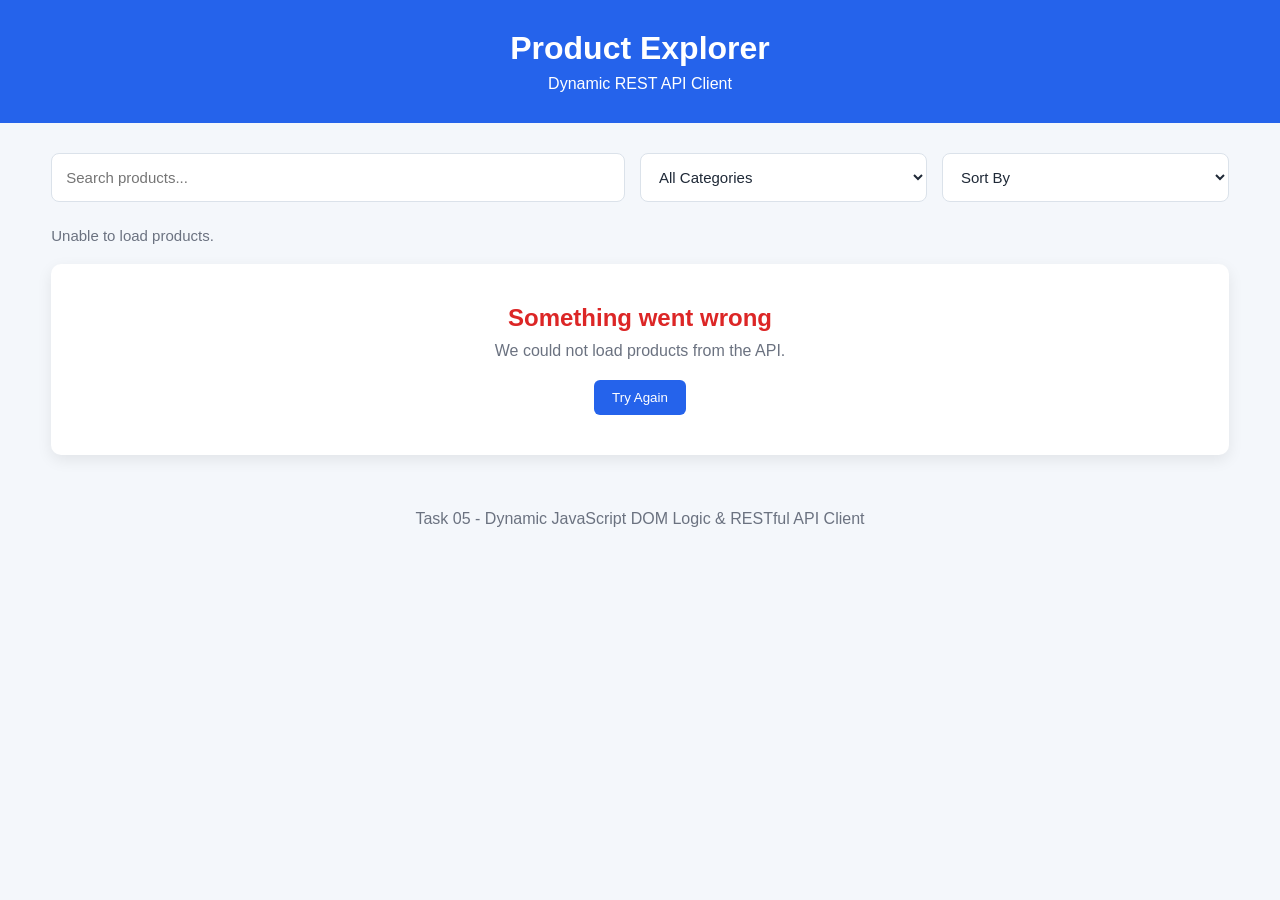
<file: index.html>
<!DOCTYPE html>
<html lang="en">

<head>
    <meta charset="UTF-8">
    <meta name="viewport" content="width=device-width, initial-scale=1.0">

    <title>Dynamic Product Explorer</title>

    <link rel="stylesheet" href="style.css">
</head>

<body>

    <!-- Header -->
    <header class="header">
        <h1>Product Explorer</h1>
        <p>Dynamic REST API Client</p>
    </header>


    <main class="container">

        <!-- Search and Filters -->
        <section class="controls">

            <input
                type="search"
                id="searchInput"
                placeholder="Search products..."
                aria-label="Search products"
            >

            <select
                id="categoryFilter"
                aria-label="Filter by category">

                <option value="all">
                    All Categories
                </option>

            </select>

            <select
                id="sortFilter"
                aria-label="Sort products">

                <option value="default">
                    Sort By
                </option>

                <option value="price-low">
                    Price: Low to High
                </option>

                <option value="price-high">
                    Price: High to Low
                </option>

                <option value="name">
                    Name: A-Z
                </option>

            </select>

        </section>


        <!-- Loading / Status Message -->
        <section
            id="statusMessage"
            class="status"
            aria-live="polite">

            Loading products...

        </section>


        <!-- Product Cards -->
        <section
            id="productContainer"
            class="product-grid"
            aria-live="polite">

        </section>

    </main>


    <!-- Footer -->
    <footer class="footer">

        <p>
            Task 05 - Dynamic JavaScript DOM Logic & RESTful API Client
        </p>

    </footer>


    <!-- JavaScript -->
    <script
        type="module"
        src="app.js">
    </script>

</body>

</html>
</file>
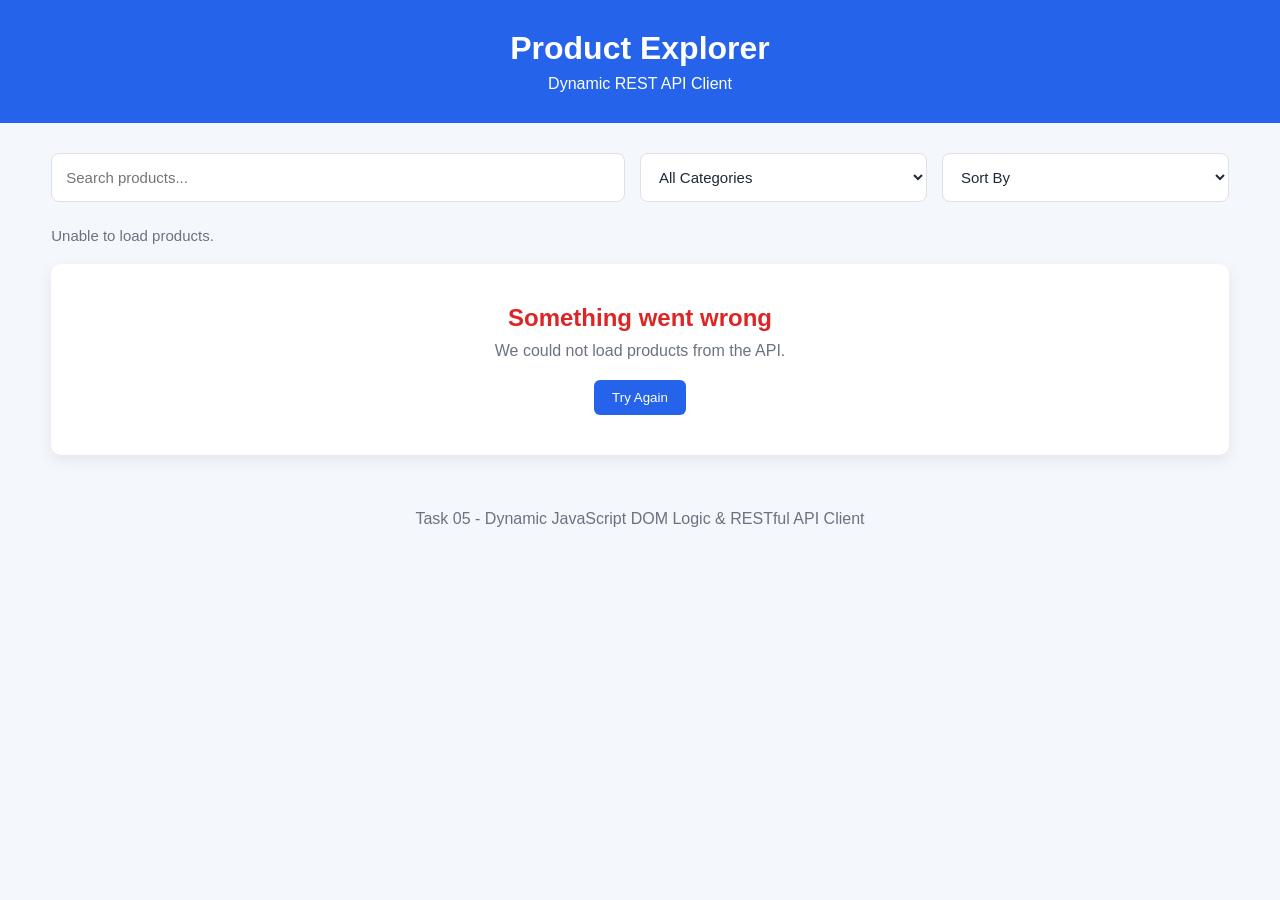
<file: Task-05-Dynamic-JS-API/index.html>
<!DOCTYPE html>
<html lang="en">

<head>
    <meta charset="UTF-8">
    <meta name="viewport" content="width=device-width, initial-scale=1.0">

    <title>Dynamic Product Explorer</title>

    <link rel="stylesheet" href="style.css">
</head>

<body>

    <!-- Header -->
    <header class="header">
        <h1>Product Explorer</h1>
        <p>Dynamic REST API Client</p>
    </header>


    <main class="container">

        <!-- Search and Filters -->
        <section class="controls">

            <input
                type="search"
                id="searchInput"
                placeholder="Search products..."
                aria-label="Search products"
            >

            <select
                id="categoryFilter"
                aria-label="Filter by category">

                <option value="all">
                    All Categories
                </option>

            </select>

            <select
                id="sortFilter"
                aria-label="Sort products">

                <option value="default">
                    Sort By
                </option>

                <option value="price-low">
                    Price: Low to High
                </option>

                <option value="price-high">
                    Price: High to Low
                </option>

                <option value="name">
                    Name: A-Z
                </option>

            </select>

        </section>


        <!-- Loading / Status Message -->
        <section
            id="statusMessage"
            class="status"
            aria-live="polite">

            Loading products...

        </section>


        <!-- Product Cards -->
        <section
            id="productContainer"
            class="product-grid"
            aria-live="polite">

        </section>

    </main>


    <!-- Footer -->
    <footer class="footer">

        <p>
            Task 05 - Dynamic JavaScript DOM Logic & RESTful API Client
        </p>

    </footer>


    <!-- JavaScript -->
    <script
        type="module"
        src="app.js">
    </script>

</body>

</html>
</file>
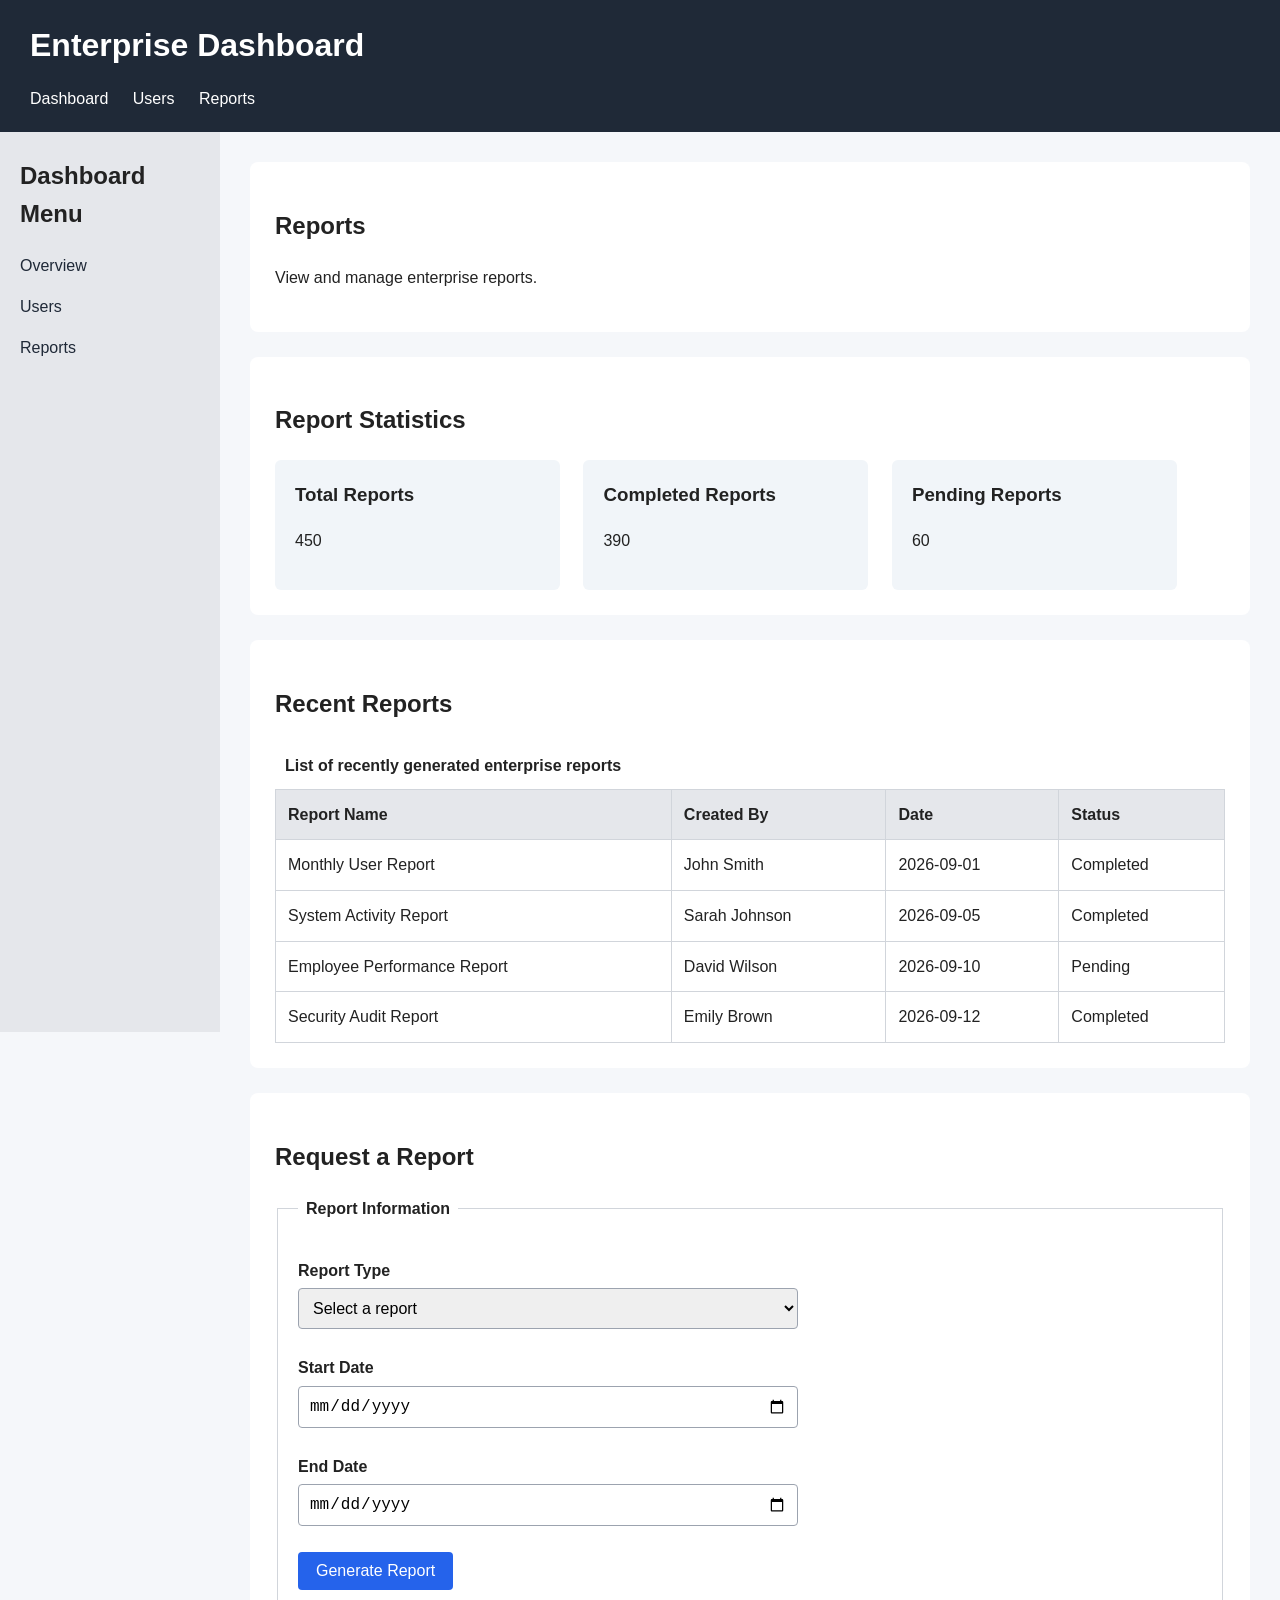
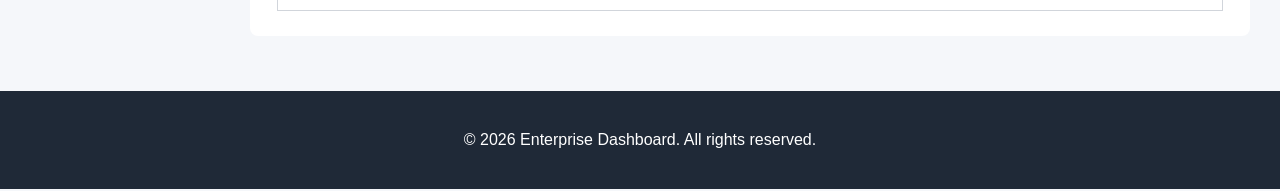
<file: pages/reports.html>
<!DOCTYPE html>
<html lang="en">

<head>
    <meta charset="UTF-8">
    <meta name="viewport" content="width=device-width, initial-scale=1.0">

    <title>Reports - Enterprise Dashboard</title>

    <link rel="stylesheet" href="../css/style.css">
</head>

<body>

    <!-- Header -->
    <header>

        <h1>Enterprise Dashboard</h1>

        <nav aria-label="Main navigation">
            <ul>

                <li>
                    <a href="../index.html">Dashboard</a>
                </li>

                <li>
                    <a href="users.html">Users</a>
                </li>

                <li>
                    <a href="reports.html" aria-current="page">
                        Reports
                    </a>
                </li>

            </ul>
        </nav>

    </header>


    <!-- Sidebar -->
    <aside aria-label="Sidebar navigation">

        <h2>Dashboard Menu</h2>

        <nav aria-label="Dashboard navigation">

            <ul>

                <li>
                    <a href="../index.html">Overview</a>
                </li>

                <li>
                    <a href="users.html">Users</a>
                </li>

                <li>
                    <a href="reports.html" aria-current="page">
                        Reports
                    </a>
                </li>

            </ul>

        </nav>

    </aside>


    <!-- Main Content -->
    <main id="main-content">

        <!-- Reports Overview -->
        <section aria-labelledby="reports-heading">

            <h2 id="reports-heading">
                Reports
            </h2>

            <p>
                View and manage enterprise reports.
            </p>

        </section>


        <!-- Report Statistics -->
        <section aria-labelledby="report-statistics-heading">

            <h2 id="report-statistics-heading">
                Report Statistics
            </h2>

            <article>
                <h3>Total Reports</h3>
                <p>450</p>
            </article>

            <article>
                <h3>Completed Reports</h3>
                <p>390</p>
            </article>

            <article>
                <h3>Pending Reports</h3>
                <p>60</p>
            </article>

        </section>


        <!-- Reports Table -->
        <section aria-labelledby="report-list-heading">

            <h2 id="report-list-heading">
                Recent Reports
            </h2>

            <table>

                <caption>
                    List of recently generated enterprise reports
                </caption>

                <thead>

                    <tr>
                        <th scope="col">Report Name</th>
                        <th scope="col">Created By</th>
                        <th scope="col">Date</th>
                        <th scope="col">Status</th>
                    </tr>

                </thead>

                <tbody>

                    <tr>
                        <td>Monthly User Report</td>
                        <td>John Smith</td>
                        <td>2026-09-01</td>
                        <td>Completed</td>
                    </tr>

                    <tr>
                        <td>System Activity Report</td>
                        <td>Sarah Johnson</td>
                        <td>2026-09-05</td>
                        <td>Completed</td>
                    </tr>

                    <tr>
                        <td>Employee Performance Report</td>
                        <td>David Wilson</td>
                        <td>2026-09-10</td>
                        <td>Pending</td>
                    </tr>

                    <tr>
                        <td>Security Audit Report</td>
                        <td>Emily Brown</td>
                        <td>2026-09-12</td>
                        <td>Completed</td>
                    </tr>

                </tbody>

            </table>

        </section>


        <!-- Report Request Form -->
        <section aria-labelledby="request-report-heading">

            <h2 id="request-report-heading">
                Request a Report
            </h2>

            <form>

                <fieldset>

                    <legend>
                        Report Information
                    </legend>


                    <!-- Report Type -->
                    <p>

                        <label for="report-type">
                            Report Type
                        </label>

                        <select
                            id="report-type"
                            name="report-type"
                            required
                        >

                            <option value="">
                                Select a report
                            </option>

                            <option value="user-report">
                                User Report
                            </option>

                            <option value="activity-report">
                                Activity Report
                            </option>

                            <option value="performance-report">
                                Performance Report
                            </option>

                            <option value="security-report">
                                Security Audit Report
                            </option>

                        </select>

                    </p>


                    <!-- Start Date -->
                    <p>

                        <label for="start-date">
                            Start Date
                        </label>

                        <input
                            type="date"
                            id="start-date"
                            name="start-date"
                            required
                        >

                    </p>


                    <!-- End Date -->
                    <p>

                        <label for="end-date">
                            End Date
                        </label>

                        <input
                            type="date"
                            id="end-date"
                            name="end-date"
                            required
                        >

                    </p>


                    <!-- Submit -->
                    <button type="submit">
                        Generate Report
                    </button>

                </fieldset>

            </form>

        </section>

    </main>


    <!-- Footer -->
    <footer>

        <p>
            &copy; 2026 Enterprise Dashboard. All rights reserved.
        </p>

    </footer>

</body>

</html>
</file>
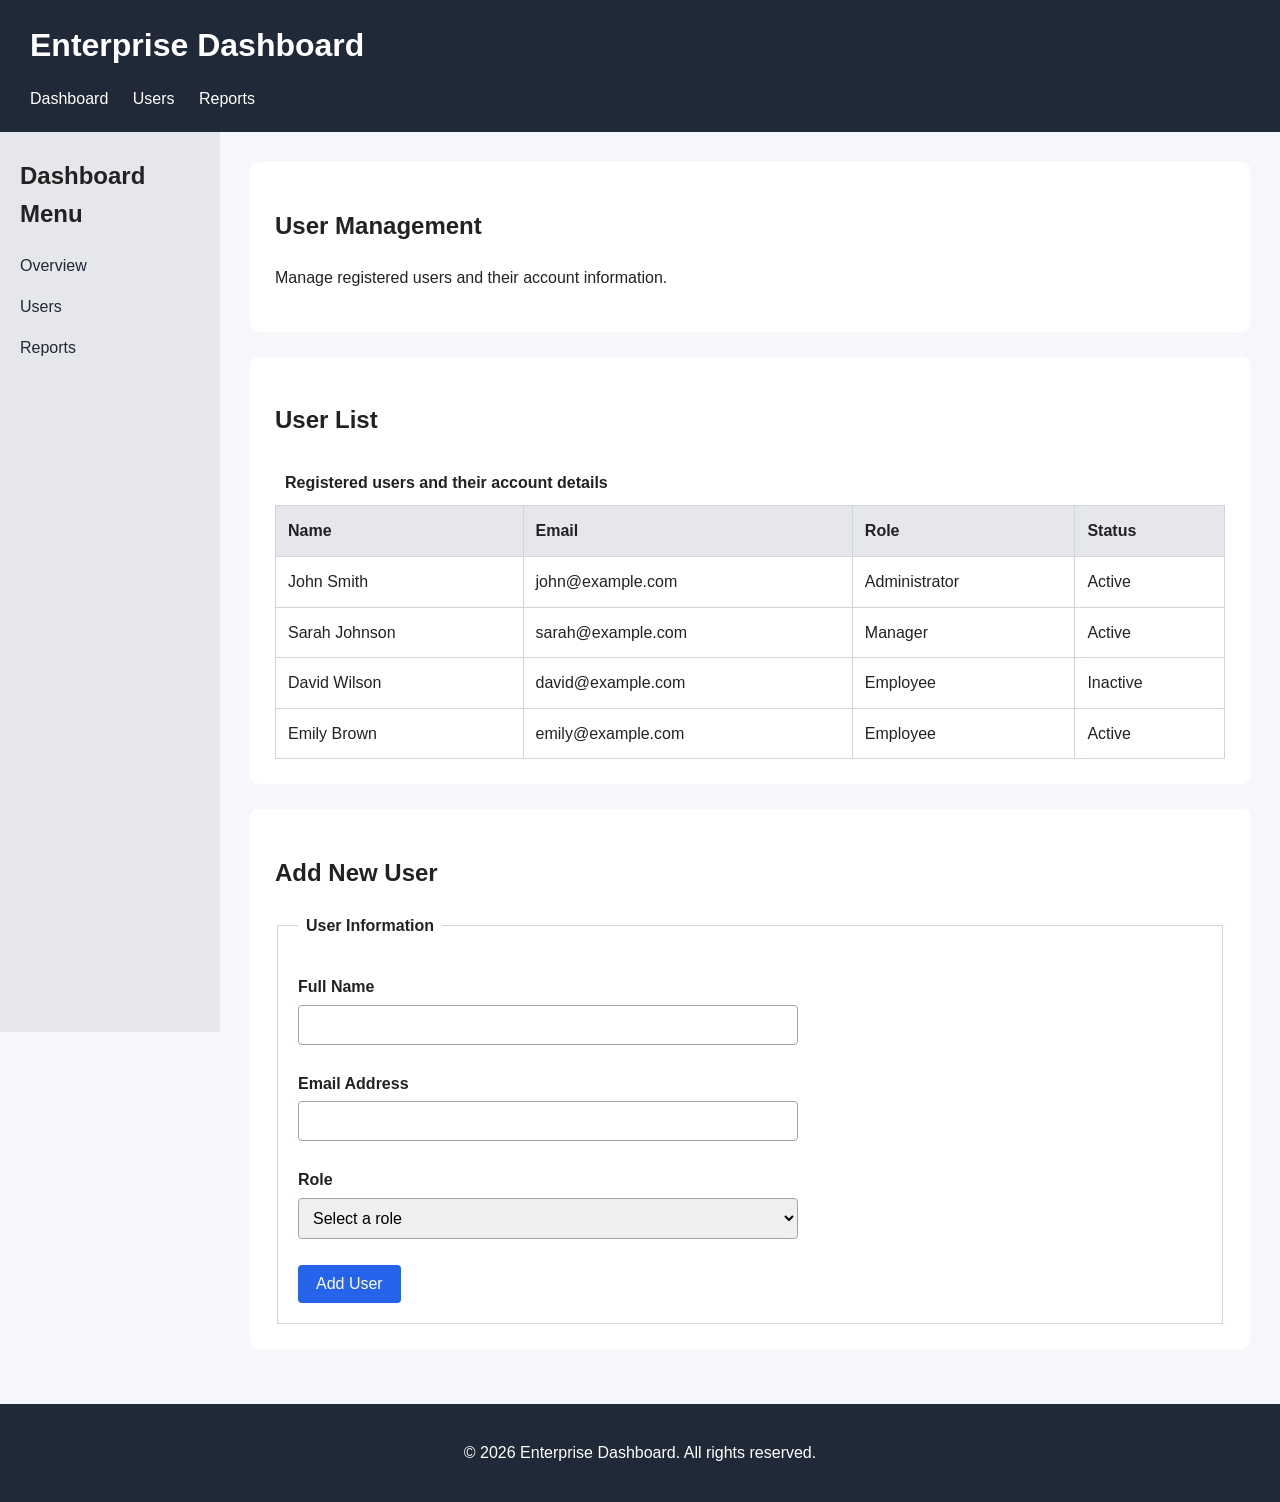
<file: pages/users.html>
<!DOCTYPE html>
<html lang="en">

<head>
    <meta charset="UTF-8">
    <meta name="viewport" content="width=device-width, initial-scale=1.0">

    <title>Users - Enterprise Dashboard</title>

    <link rel="stylesheet" href="../css/style.css">
</head>

<body>

    <!-- Header -->
    <header>

        <h1>Enterprise Dashboard</h1>

        <nav aria-label="Main navigation">
            <ul>

                <li>
                    <a href="../index.html">Dashboard</a>
                </li>

                <li>
                    <a href="users.html" aria-current="page">Users</a>
                </li>

                <li>
                    <a href="reports.html">Reports</a>
                </li>

            </ul>
        </nav>

    </header>


    <!-- Sidebar -->
    <aside aria-label="Sidebar navigation">

        <h2>Dashboard Menu</h2>

        <nav aria-label="Dashboard navigation">

            <ul>

                <li>
                    <a href="../index.html">Overview</a>
                </li>

                <li>
                    <a href="users.html" aria-current="page">Users</a>
                </li>

                <li>
                    <a href="reports.html">Reports</a>
                </li>

            </ul>

        </nav>

    </aside>


    <!-- Main Content -->
    <main id="main-content">

        <!-- User Management -->
        <section aria-labelledby="users-page-heading">

            <h2 id="users-page-heading">
                User Management
            </h2>

            <p>
                Manage registered users and their account information.
            </p>

        </section>


        <!-- User Table -->
        <section aria-labelledby="user-list-heading">

            <h2 id="user-list-heading">
                User List
            </h2>

            <table>

                <caption>
                    Registered users and their account details
                </caption>

                <thead>

                    <tr>
                        <th scope="col">Name</th>
                        <th scope="col">Email</th>
                        <th scope="col">Role</th>
                        <th scope="col">Status</th>
                    </tr>

                </thead>

                <tbody>

                    <tr>
                        <td>John Smith</td>
                        <td>john@example.com</td>
                        <td>Administrator</td>
                        <td>Active</td>
                    </tr>

                    <tr>
                        <td>Sarah Johnson</td>
                        <td>sarah@example.com</td>
                        <td>Manager</td>
                        <td>Active</td>
                    </tr>

                    <tr>
                        <td>David Wilson</td>
                        <td>david@example.com</td>
                        <td>Employee</td>
                        <td>Inactive</td>
                    </tr>

                    <tr>
                        <td>Emily Brown</td>
                        <td>emily@example.com</td>
                        <td>Employee</td>
                        <td>Active</td>
                    </tr>

                </tbody>

            </table>

        </section>


        <!-- Add User Form -->
        <section aria-labelledby="add-user-heading">

            <h2 id="add-user-heading">
                Add New User
            </h2>

            <form>

                <fieldset>

                    <legend>
                        User Information
                    </legend>


                    <!-- Full Name -->
                    <p>

                        <label for="user-name">
                            Full Name
                        </label>

                        <input
                            type="text"
                            id="user-name"
                            name="user-name"
                            required
                            minlength="2"
                            autocomplete="name"
                        >

                    </p>


                    <!-- Email -->
                    <p>

                        <label for="user-email">
                            Email Address
                        </label>

                        <input
                            type="email"
                            id="user-email"
                            name="user-email"
                            required
                            autocomplete="email"
                        >

                    </p>


                    <!-- Role -->
                    <p>

                        <label for="user-role">
                            Role
                        </label>

                        <select
                            id="user-role"
                            name="user-role"
                            required
                        >

                            <option value="">
                                Select a role
                            </option>

                            <option value="administrator">
                                Administrator
                            </option>

                            <option value="manager">
                                Manager
                            </option>

                            <option value="employee">
                                Employee
                            </option>

                        </select>

                    </p>


                    <!-- Submit Button -->
                    <button type="submit">
                        Add User
                    </button>

                </fieldset>

            </form>

        </section>

    </main>


    <!-- Footer -->
    <footer>

        <p>
            &copy; 2026 Enterprise Dashboard. All rights reserved.
        </p>

    </footer>

</body>

</html>
</file>
<file: style.css>
/* =========================
   Global Styles
========================= */

:root {
    --primary: #2563eb;
    --primary-dark: #1d4ed8;
    --background: #f4f7fb;
    --card: #ffffff;
    --text: #1f2937;
    --muted: #6b7280;
    --border: #dbe2ea;
    --danger: #dc2626;
    --shadow: 0 5px 15px rgba(0, 0, 0, 0.08);
}

* {
    box-sizing: border-box;
    margin: 0;
    padding: 0;
}

body {
    font-family: Arial, sans-serif;
    background: var(--background);
    color: var(--text);
    min-height: 100vh;
}


/* =========================
   Header
========================= */

.header {
    background: var(--primary);
    color: white;
    text-align: center;
    padding: 30px 20px;
}

.header h1 {
    font-size: 32px;
    margin-bottom: 8px;
}

.header p {
    font-size: 16px;
}


/* =========================
   Main Container
========================= */

.container {
    width: min(1200px, 92%);
    margin: 30px auto;
}


/* =========================
   Search & Filters
========================= */

.controls {
    display: grid;
    grid-template-columns: 2fr 1fr 1fr;
    gap: 15px;
    margin-bottom: 25px;
}

.controls input,
.controls select {
    width: 100%;
    padding: 14px;
    border: 1px solid var(--border);
    border-radius: 8px;
    background: white;
    color: var(--text);
    font-size: 15px;
}

.controls input:focus,
.controls select:focus {
    outline: 2px solid var(--primary);
    border-color: var(--primary);
}


/* =========================
   Status
========================= */

.status {
    margin-bottom: 20px;
    color: var(--muted);
    font-size: 15px;
}


/* =========================
   Product Grid
========================= */

.product-grid {
    display: grid;
    grid-template-columns: repeat(
        auto-fit,
        minmax(230px, 1fr)
    );
    gap: 20px;
}


/* =========================
   Product Card
========================= */

.product-card {
    background: var(--card);
    border: 1px solid var(--border);
    border-radius: 12px;
    overflow: hidden;
    box-shadow: var(--shadow);

    transition:
        transform 0.2s ease,
        box-shadow 0.2s ease;
}

.product-card:hover {
    transform: translateY(-5px);
    box-shadow:
        0 10px 25px rgba(0, 0, 0, 0.12);
}


/* =========================
   Product Image
========================= */

.product-card img {
    width: 100%;
    height: 230px;
    object-fit: contain;
    padding: 20px;
    background: white;
}


/* =========================
   Product Information
========================= */

.product-info {
    padding: 18px;
}

.product-info h2 {
    font-size: 17px;
    line-height: 1.4;
    margin-bottom: 10px;
}

.category {
    color: var(--muted);
    font-size: 14px;
    margin-bottom: 10px;
}

.price {
    font-size: 20px;
    font-weight: bold;
    margin-bottom: 15px;
}


/* =========================
   Add To Cart Button
========================= */

.add-button {
    width: 100%;
    padding: 11px;

    border: none;
    border-radius: 7px;

    background: var(--primary);
    color: white;

    font-size: 14px;
    cursor: pointer;

    transition: background 0.2s ease;
}

.add-button:hover {
    background: var(--primary-dark);
}


/* =========================
   Error & No Results
========================= */

.error,
.no-results {
    grid-column: 1 / -1;

    text-align: center;

    background: white;

    padding: 40px;

    border-radius: 10px;

    box-shadow: var(--shadow);
}

.error {
    color: var(--danger);
}

.error p,
.no-results p {
    margin-top: 10px;
    color: var(--muted);
}

.error button {
    margin-top: 20px;

    padding: 10px 18px;

    border: none;
    border-radius: 6px;

    background: var(--primary);
    color: white;

    cursor: pointer;
}


/* =========================
   Footer
========================= */

.footer {
    text-align: center;
    padding: 25px;

    color: var(--muted);

    margin-top: 30px;
}


/* =========================
   Tablet
========================= */

@media (max-width: 768px) {

    .controls {
        grid-template-columns: 1fr;
    }

    .header h1 {
        font-size: 26px;
    }

}


/* =========================
   Mobile
========================= */

@media (max-width: 480px) {

    .container {
        width: 94%;
    }

    .header {
        padding: 22px 15px;
    }

    .header h1 {
        font-size: 24px;
    }

    .product-grid {
        grid-template-columns: 1fr;
    }

    .product-card img {
        height: 200px;
    }

}
</file>
<file: Task-05-Dynamic-JS-API/style.css>
/* =========================
   Global Styles
========================= */

:root {
    --primary: #2563eb;
    --primary-dark: #1d4ed8;
    --background: #f4f7fb;
    --card: #ffffff;
    --text: #1f2937;
    --muted: #6b7280;
    --border: #dbe2ea;
    --danger: #dc2626;
    --shadow: 0 5px 15px rgba(0, 0, 0, 0.08);
}

* {
    box-sizing: border-box;
    margin: 0;
    padding: 0;
}

body {
    font-family: Arial, sans-serif;
    background: var(--background);
    color: var(--text);
    min-height: 100vh;
}


/* =========================
   Header
========================= */

.header {
    background: var(--primary);
    color: white;
    text-align: center;
    padding: 30px 20px;
}

.header h1 {
    font-size: 32px;
    margin-bottom: 8px;
}

.header p {
    font-size: 16px;
}


/* =========================
   Main Container
========================= */

.container {
    width: min(1200px, 92%);
    margin: 30px auto;
}


/* =========================
   Search & Filters
========================= */

.controls {
    display: grid;
    grid-template-columns: 2fr 1fr 1fr;
    gap: 15px;
    margin-bottom: 25px;
}

.controls input,
.controls select {
    width: 100%;
    padding: 14px;
    border: 1px solid var(--border);
    border-radius: 8px;
    background: white;
    color: var(--text);
    font-size: 15px;
}

.controls input:focus,
.controls select:focus {
    outline: 2px solid var(--primary);
    border-color: var(--primary);
}


/* =========================
   Status
========================= */

.status {
    margin-bottom: 20px;
    color: var(--muted);
    font-size: 15px;
}


/* =========================
   Product Grid
========================= */

.product-grid {
    display: grid;
    grid-template-columns: repeat(
        auto-fit,
        minmax(230px, 1fr)
    );
    gap: 20px;
}


/* =========================
   Product Card
========================= */

.product-card {
    background: var(--card);
    border: 1px solid var(--border);
    border-radius: 12px;
    overflow: hidden;
    box-shadow: var(--shadow);

    transition:
        transform 0.2s ease,
        box-shadow 0.2s ease;
}

.product-card:hover {
    transform: translateY(-5px);
    box-shadow:
        0 10px 25px rgba(0, 0, 0, 0.12);
}


/* =========================
   Product Image
========================= */

.product-card img {
    width: 100%;
    height: 230px;
    object-fit: contain;
    padding: 20px;
    background: white;
}


/* =========================
   Product Information
========================= */

.product-info {
    padding: 18px;
}

.product-info h2 {
    font-size: 17px;
    line-height: 1.4;
    margin-bottom: 10px;
}

.category {
    color: var(--muted);
    font-size: 14px;
    margin-bottom: 10px;
}

.price {
    font-size: 20px;
    font-weight: bold;
    margin-bottom: 15px;
}


/* =========================
   Add To Cart Button
========================= */

.add-button {
    width: 100%;
    padding: 11px;

    border: none;
    border-radius: 7px;

    background: var(--primary);
    color: white;

    font-size: 14px;
    cursor: pointer;

    transition: background 0.2s ease;
}

.add-button:hover {
    background: var(--primary-dark);
}


/* =========================
   Error & No Results
========================= */

.error,
.no-results {
    grid-column: 1 / -1;

    text-align: center;

    background: white;

    padding: 40px;

    border-radius: 10px;

    box-shadow: var(--shadow);
}

.error {
    color: var(--danger);
}

.error p,
.no-results p {
    margin-top: 10px;
    color: var(--muted);
}

.error button {
    margin-top: 20px;

    padding: 10px 18px;

    border: none;
    border-radius: 6px;

    background: var(--primary);
    color: white;

    cursor: pointer;
}


/* =========================
   Footer
========================= */

.footer {
    text-align: center;
    padding: 25px;

    color: var(--muted);

    margin-top: 30px;
}


/* =========================
   Tablet
========================= */

@media (max-width: 768px) {

    .controls {
        grid-template-columns: 1fr;
    }

    .header h1 {
        font-size: 26px;
    }

}


/* =========================
   Mobile
========================= */

@media (max-width: 480px) {

    .container {
        width: 94%;
    }

    .header {
        padding: 22px 15px;
    }

    .header h1 {
        font-size: 24px;
    }

    .product-grid {
        grid-template-columns: 1fr;
    }

    .product-card img {
        height: 200px;
    }

}
</file>
<file: css/style.css>
/* Basic Reset */
* {
    box-sizing: border-box;
}

html {
    scroll-behavior: smooth;
}

body {
    margin: 0;
    font-family: Arial, Helvetica, sans-serif;
    line-height: 1.6;
    background-color: #f5f7fa;
    color: #222;
}

/* Header */
header {
    background-color: #1f2937;
    color: white;
    padding: 20px 30px;
}

header h1 {
    margin: 0 0 15px;
}

header nav ul {
    list-style: none;
    margin: 0;
    padding: 0;
}

header nav li {
    display: inline-block;
    margin-right: 20px;
}

header a {
    color: white;
    text-decoration: none;
}

header a:hover {
    text-decoration: underline;
}

/* Sidebar */
aside {
    width: 220px;
    min-height: 100vh;
    padding: 25px 20px;
    background-color: #e5e7eb;
    float: left;
}

aside h2 {
    margin-top: 0;
}

aside nav ul {
    list-style: none;
    padding: 0;
}

aside nav li {
    margin-bottom: 15px;
}

aside a {
    color: #1f2937;
    text-decoration: none;
}

aside a:hover {
    text-decoration: underline;
}

/* Main Content */
main {
    margin-left: 220px;
    padding: 30px;
}

/* Sections */
section {
    background-color: white;
    padding: 25px;
    margin-bottom: 25px;
    border-radius: 8px;
}

/* Articles / Statistics */
article {
    display: inline-block;
    width: 30%;
    margin-right: 2%;
    padding: 20px;
    background-color: #f1f5f9;
    border-radius: 6px;
    vertical-align: top;
}

article:last-child {
    margin-right: 0;
}

article h3 {
    margin-top: 0;
}

/* Table */
table {
    width: 100%;
    border-collapse: collapse;
}

caption {
    padding: 10px;
    font-weight: bold;
    text-align: left;
}

th,
td {
    padding: 12px;
    border: 1px solid #d1d5db;
    text-align: left;
}

th {
    background-color: #e5e7eb;
    font-weight: bold;
}

/* Forms */
fieldset {
    border: 1px solid #d1d5db;
    padding: 20px;
}

legend {
    font-weight: bold;
    padding: 0 8px;
}

label {
    display: block;
    font-weight: bold;
    margin-bottom: 5px;
}

input,
select {
    width: 100%;
    max-width: 500px;
    padding: 10px;
    margin-bottom: 10px;
    border: 1px solid #9ca3af;
    border-radius: 4px;
    font-size: 16px;
}

/* Buttons */
button {
    padding: 10px 18px;
    border: none;
    border-radius: 4px;
    cursor: pointer;
    font-size: 16px;
    background-color: #2563eb;
    color: white;
}

button:hover {
    opacity: 0.9;
}

/* Keyboard Focus */
a:focus,
button:focus,
input:focus,
select:focus {
    outline: 3px solid #2563eb;
    outline-offset: 3px;
}

/* Dialog */
dialog {
    max-width: 500px;
    padding: 25px;
    border: none;
    border-radius: 8px;
    box-shadow: 0 4px 20px rgba(0, 0, 0, 0.25);
}

dialog::backdrop {
    background: rgba(0, 0, 0, 0.5);
}

/* Footer */
footer {
    clear: both;
    padding: 20px;
    text-align: center;
    background-color: #1f2937;
    color: white;
}

/* Mobile Responsive Design */
@media (max-width: 768px) {

    aside {
        width: 100%;
        min-height: auto;
        float: none;
    }

    main {
        margin-left: 0;
        padding: 15px;
    }

    article {
        display: block;
        width: 100%;
        margin: 0 0 15px;
    }

    header nav li {
        display: block;
        margin-bottom: 10px;
    }

    table {
        font-size: 14px;
    }
}
</file>
